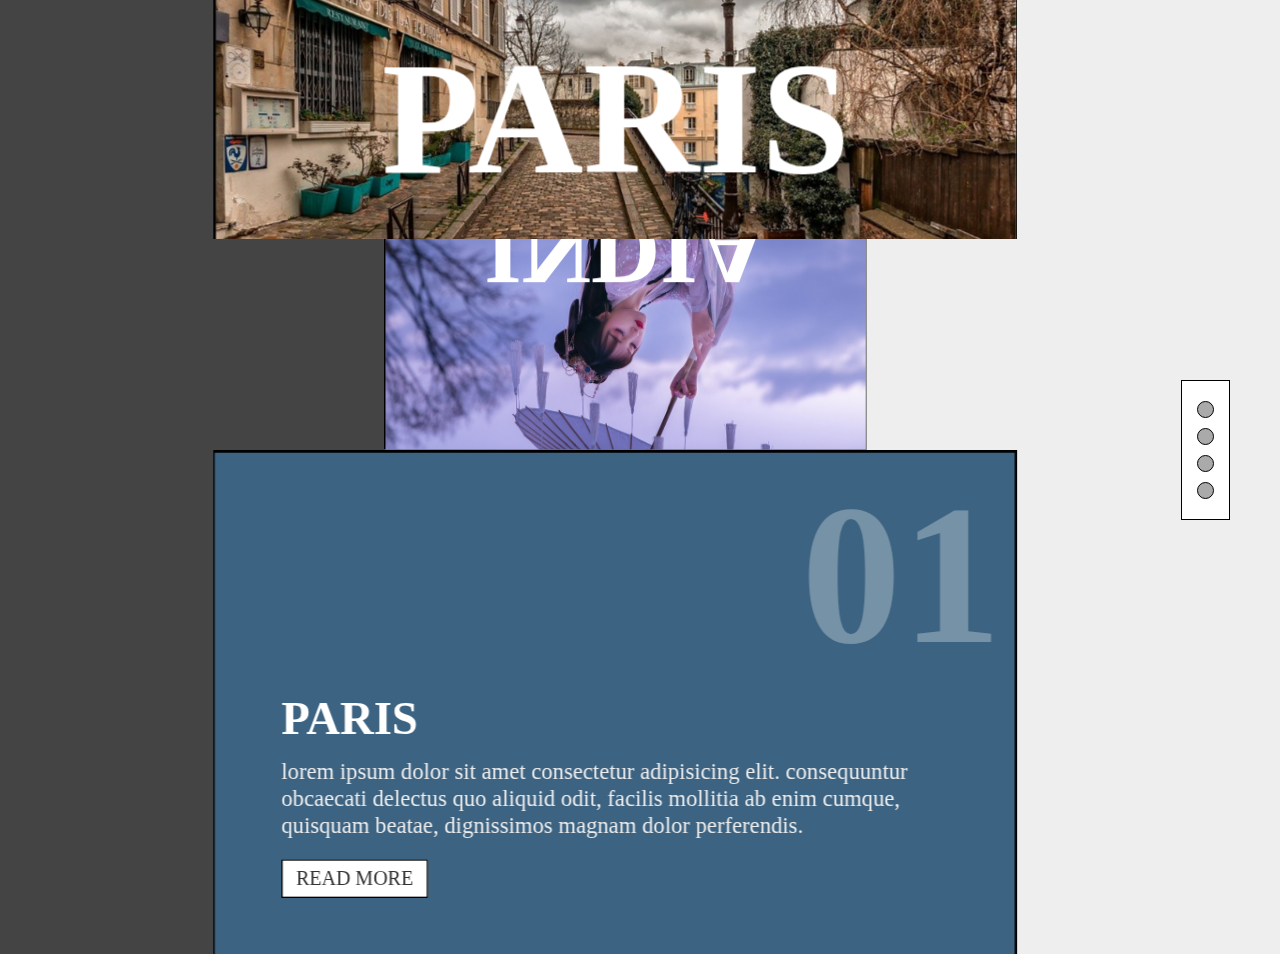
<file: 2cube/index.html>
<!DOCTYPE html>
<html lang="en">

<head>
	<meta charset="UTF-8">
	<meta http-equiv="X-UA-Compatible" content="IE=edge">
	<meta name="viewport" content="width=device-width, initial-scale=1.0">
	<title>cube</title>
	<link rel="stylesheet" href="style.css">
</head>

<body>
	<input type="radio" id="r1" name="buttons" checked>

	<input type="radio" id="r2" name="buttons">

	<input type="radio" id="r3" name="buttons">

	<input type="radio" id="r4" name="buttons">

	<div class="controls">
		<label for="r1"></label>
		<label for="r2"></label>
		<label for="r3"></label>
		<label for="r4"></label>

	</div>

	<div class="container clearfix">
		<div class="image-container">
			<div class="box top">
				<img src="images/img1.jpg" alt="usa">
				<h3>usa</h3>
			</div> <!-- box -->
			<div class="box back">
				<img src="images/img3.jpg" alt="japan">
				<h3>india</h3>
			</div> <!-- box -->
			<div class="box bottom">
				<img src="images/img2.jpg" alt="india">
				<h3>japan</h3>
			</div> <!-- box -->
			<div class="box front">
				<img src="images/img4.jpg" alt="paris">
				<h3>paris</h3>
			</div> <!-- box -->
		</div> <!-- image-container -->


		<div class="box-container">
			<div class="box front">
				<div class="content">
					<span class="number">01</span>
					<h3>paris</h3>
					<p>Lorem ipsum dolor sit amet consectetur adipisicing elit. Consequuntur obcaecati delectus quo
						aliquid odit, facilis mollitia ab enim cumque, quisquam beatae, dignissimos magnam dolor
						perferendis.</p>
					<a href="#">read more</a>
				</div>
			</div><!-- front -->
			<div class="box bottom">
				<div class="content">
					<span class="number">02</span>
					<h3>usa</h3>
					<p>Lorem ipsum dolor sit amet consectetur adipisicing elit. Consequuntur obcaecati delectus quo
						aliquid odit, facilis mollitia ab enim cumque, quisquam beatae, dignissimos magnam dolor
						perferendis.</p>
					<a href="#">read more</a>
				</div>
			</div><!-- bottom -->
			<div class="box back">
				<div class="content">
					<span class="number">03</span>
					<h3>india</h3>
					<p>Lorem ipsum dolor sit amet consectetur adipisicing elit. Consequuntur obcaecati delectus quo
						aliquid odit, facilis mollitia ab enim cumque, quisquam beatae, dignissimos magnam dolor
						perferendis.</p>
					<a href="#">read more</a>
				</div>
			</div><!-- back -->
			<div class="box top">
				<div class="content">
					<span class="number">04</span>
					<h3>japan</h3>
					<p>Lorem ipsum dolor sit amet consectetur adipisicing elit. Consequuntur obcaecati delectus quo
						aliquid odit, facilis mollitia ab enim cumque, quisquam beatae, dignissimos magnam dolor
						perferendis.</p>
					<a href="#">read more</a>
				</div>
			</div><!-- top -->



		</div> <!-- box-container -->

	</div>



</body>

</html>
</file>
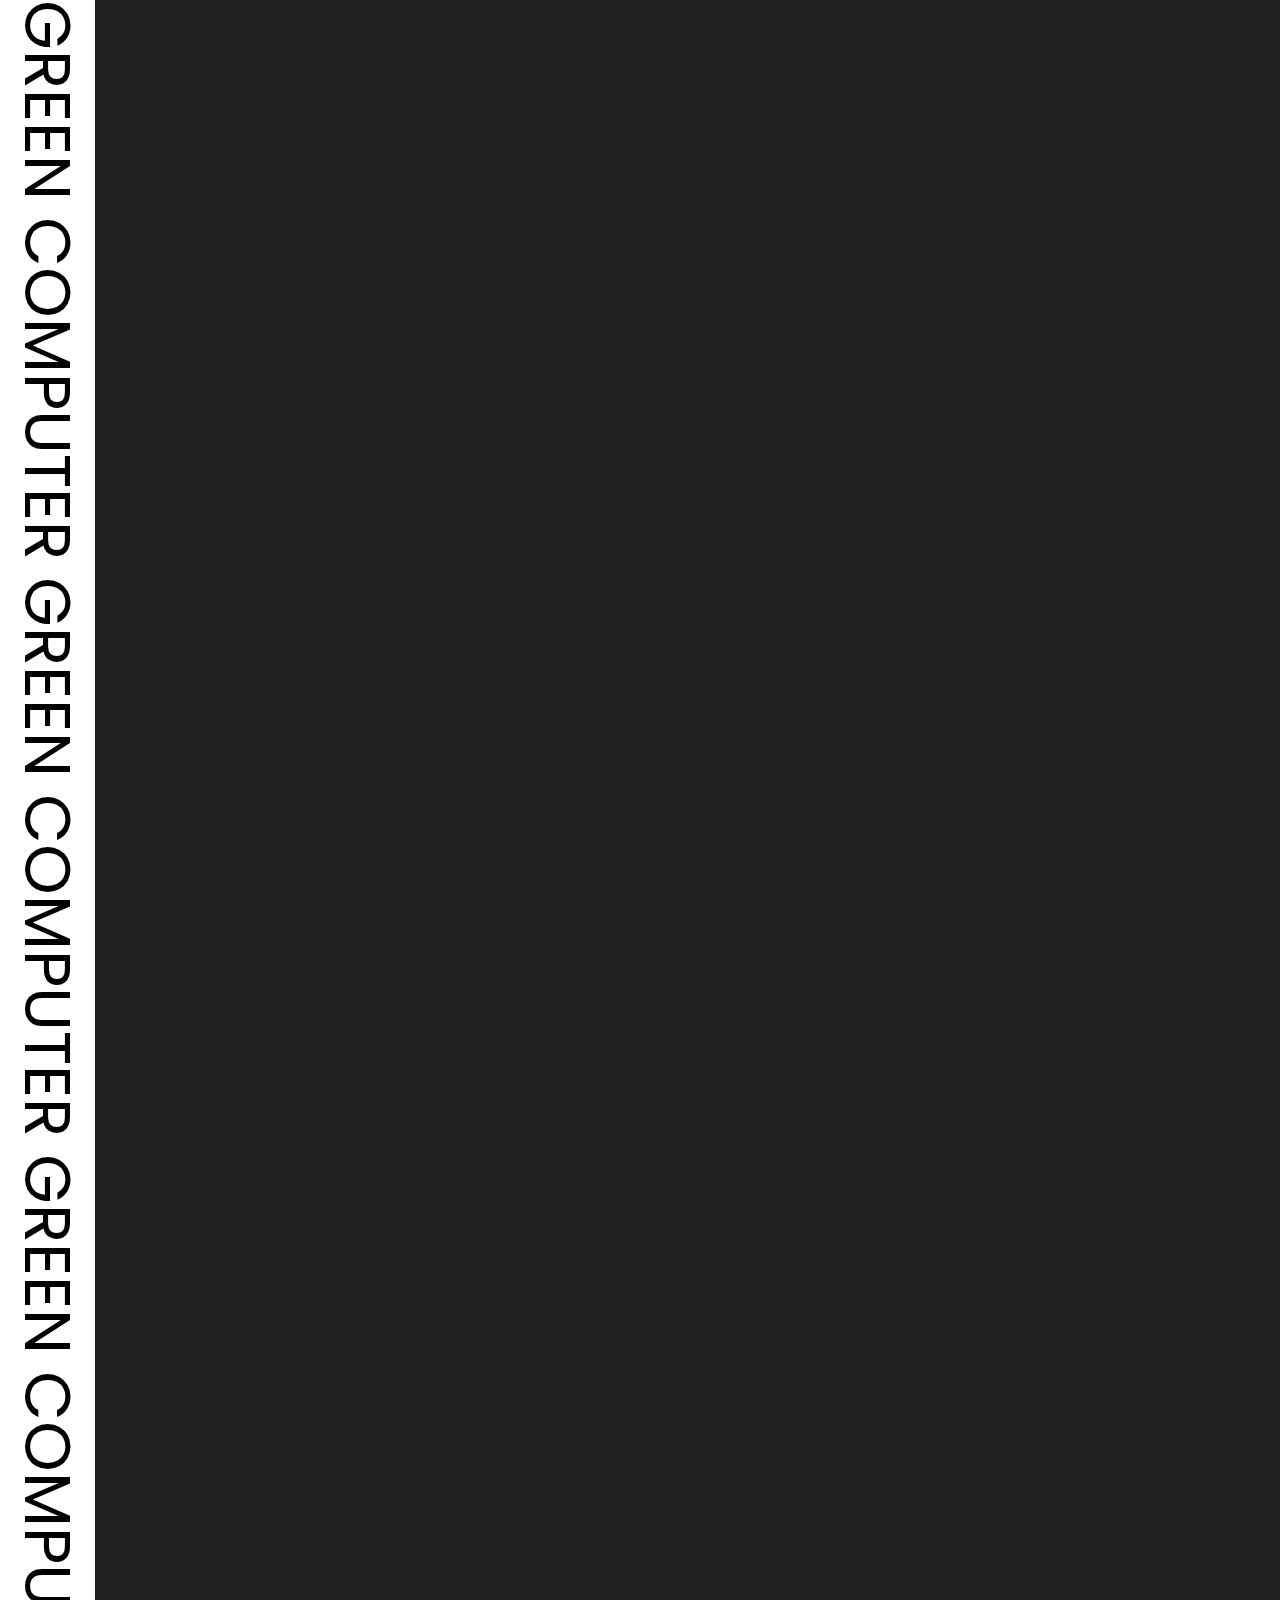
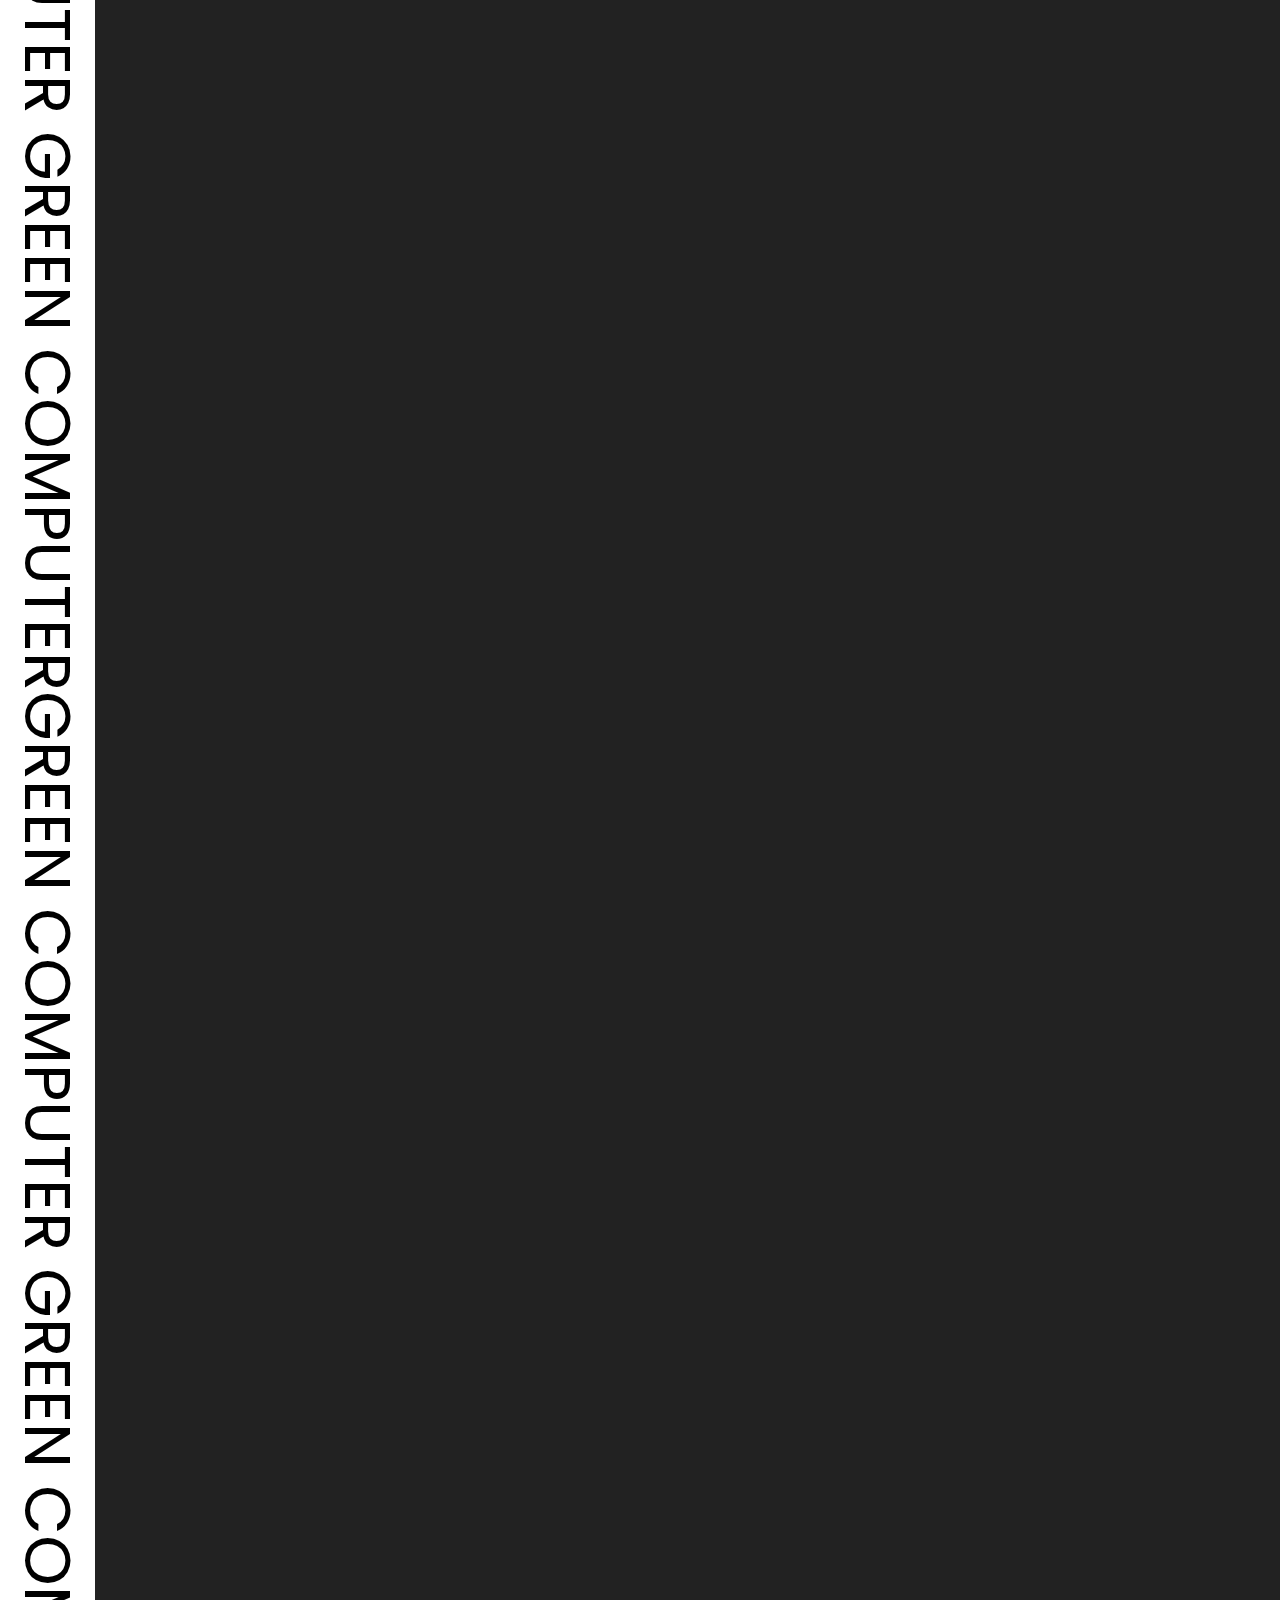
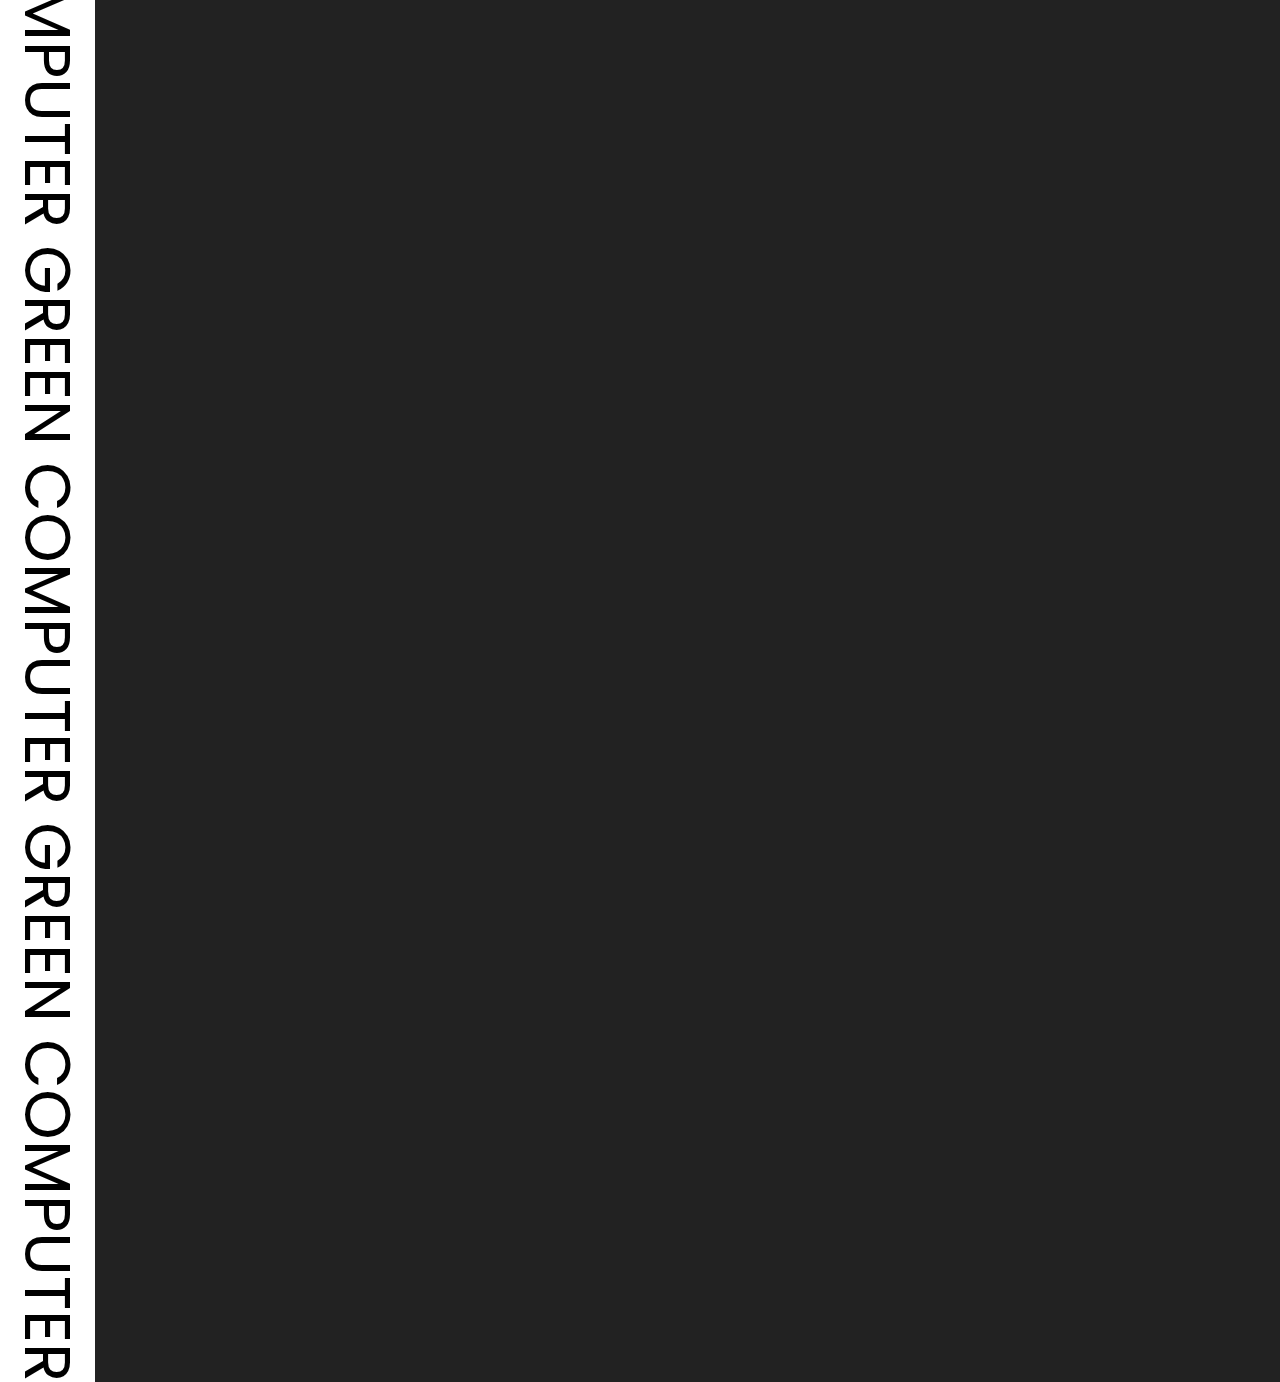
<file: 3textani/index.html>
<!DOCTYPE html>
<html lang="en">

<head>
    <meta charset="UTF-8">
    <meta http-equiv="X-UA-Compatible" content="IE=edge">
    <meta name="viewport" content="width=device-width, initial-scale=1.0">
    <title>animation</title>
    <link rel="stylesheet" href="style.css">
</head>

<body>
    <section>
        <div class="scroll">
            <div>
                Green <span>computer</span>
                Green <span>computer</span>
                Green <span>computer</span>
                Green <span>computer</span>
            </div>

            <div>
                Green <span>computer</span>
                Green <span>computer</span>
                Green <span>computer</span>
                Green <span>computer</span>
            </div>

        </div>
    </section>
</body>

</html>
</file>
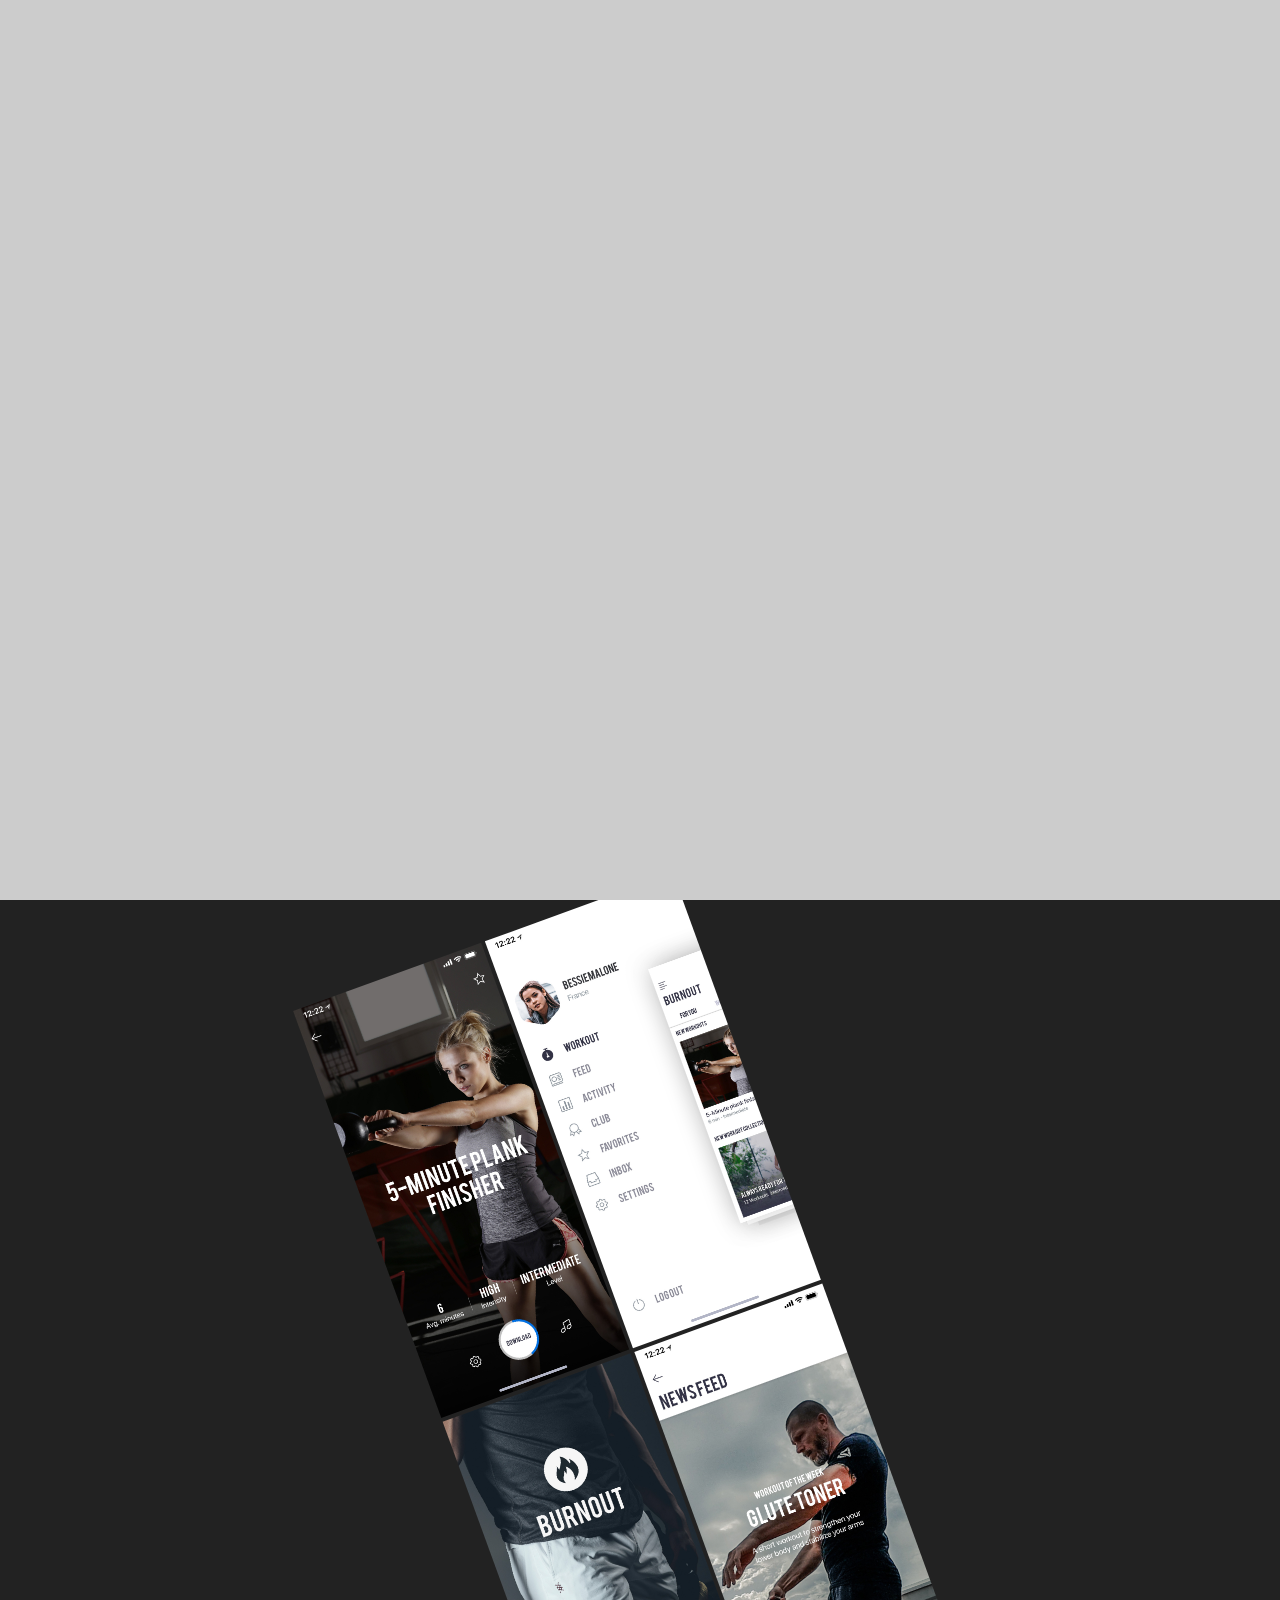
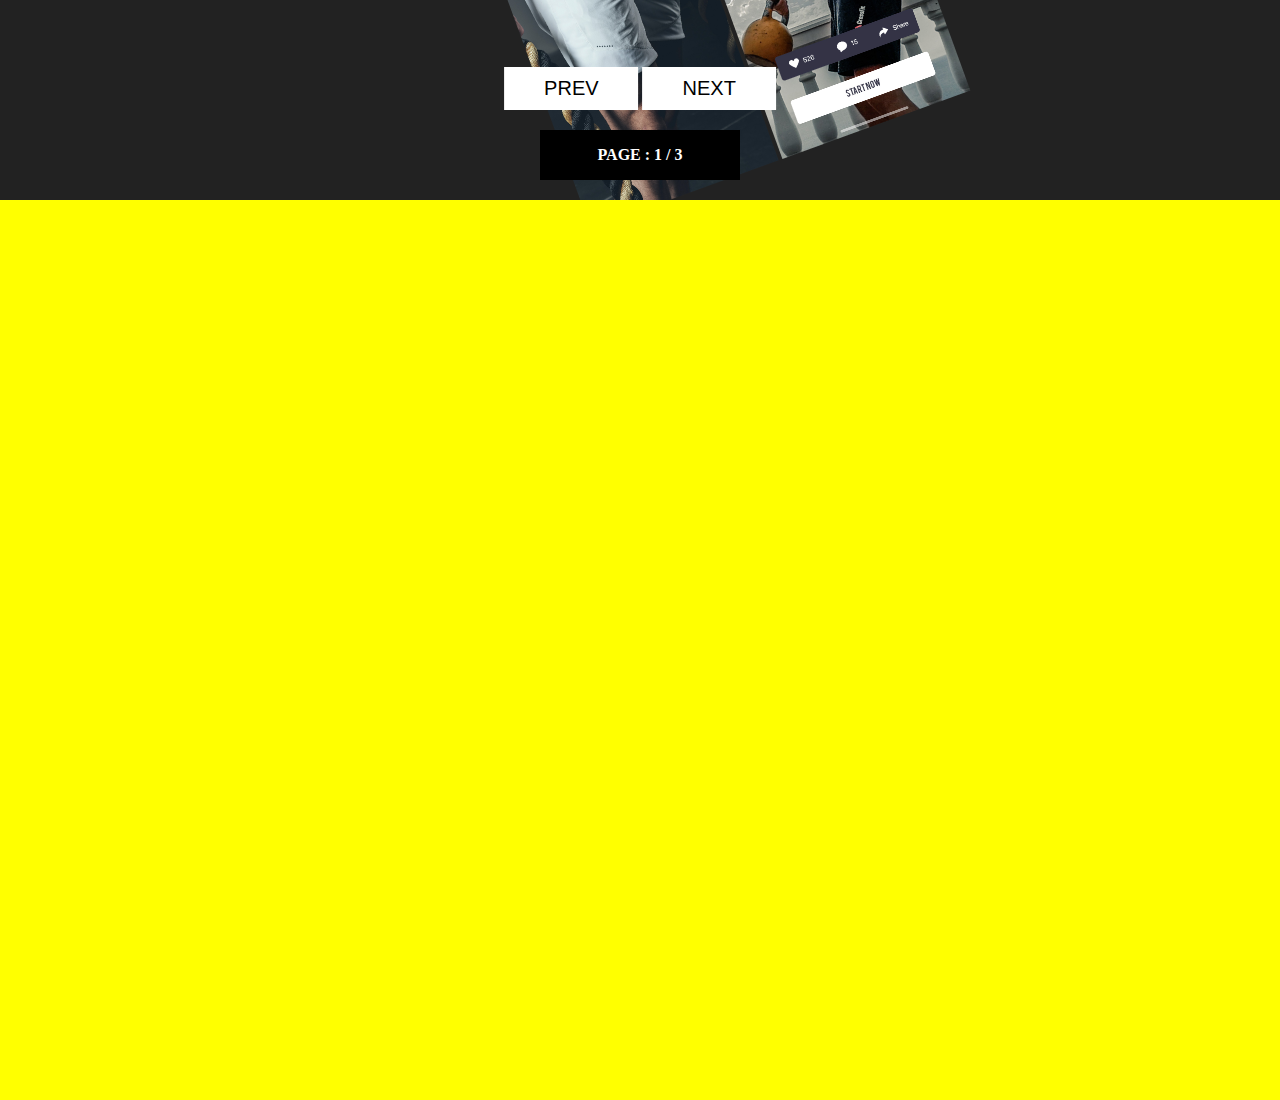
<file: 5pageslide/index.html>
<!DOCTYPE html>
<html lang="en">

<head>
    <meta charset="UTF-8">
    <meta http-equiv="X-UA-Compatible" content="IE=edge">
    <meta name="viewport" content="width=device-width, initial-scale=1.0">
    <title>Document</title>
    <link rel="stylesheet" href="style.css">
</head>

<body>
    <section style="height: 100vh; background: #ccc;"></section>

    <section class="main">
        <div class="contentWrap">
            <img class="img0" src="image/fin0.jpg" alt="이미지0">
            <img class="img1" src="image/fin1.jpg" alt="이미지1">
            <img class="img2" src="image/fin2.jpg" alt="이미지2">
            <img class="img3" src="image/fin3.jpg" alt="이미지3">

        </div>
        <!-- //contanerMrap -->
        <div class="contentWrap">
            <img class="img0" src="image/fin1.jpg" alt="이미지1">
            <img class="img1" src="image/fin3.jpg" alt="이미지3">
            <img class="img2" src="image/fin0.jpg" alt="이미지0">
            <img class="img3" src="image/fin2.jpg" alt="이미지2">
        </div>
        <div class="contentWrap">
            <img class="img0" src="image/fin2.jpg" alt="이미지2">
            <img class="img1" src="image/fin1.jpg" alt="이미지1">
            <img class="img2" src="image/fin3.jpg" alt="이미지3">
            <img class="img3" src="image/fin0.jpg" alt="이미지0">

        </div>
        <div class="textWrap">
            <h2 class="active">ddd</h2>

        </div>
        <div class="buttonWrap">
            <button class="btn1">PREV</button>
            <button class="btn2">NEXT</button>
        </div>

    </section>

    <section style="height: 100vh; background: yellow;"></section>

    <script src="https://code.jquery.com/jquery-1.12.4.js"></script>
    <script>
        var botton = $('button');
        var contentWrap = $('.contentWrap');
        var imgArr = $('img');
        var title = $('h2');
        var pageNum = 0;
        var totalNum = 0;

        totalNum = contentWrap.length;
        // console.log(totalNum);


        imgArr.removeClass('active');
        contentWrap.eq(pageNum).find('img').addClass('active');
        title.text("PAGE : " + (pageNum + 1) +" / " + totalNum );


        $('.btn1').click(function () {
            if (pageNum > 0) {
                pageNum--; //1씩빼기
            } else {
                pageNum = totalNum - 1;
            }
            imgArr.removeClass('active');
            contentWrap.eq(pageNum).find('img').addClass('active');
            title.text("PAGE : " + (pageNum + 1) +" / " + totalNum );

        });



        $('.btn2').click(function () {
            if (pageNum < totalNum - 1) {
                pageNum++; //1씩 더하다
            } else {
                pageNum = 0;
            }
            imgArr.removeClass('active');
            contentWrap.eq(pageNum).find('img').addClass('active');
            title.text("PAGE : " + (pageNum + 1) +" / " + totalNum );

        });
    </script>
</body>

</html>
</file>
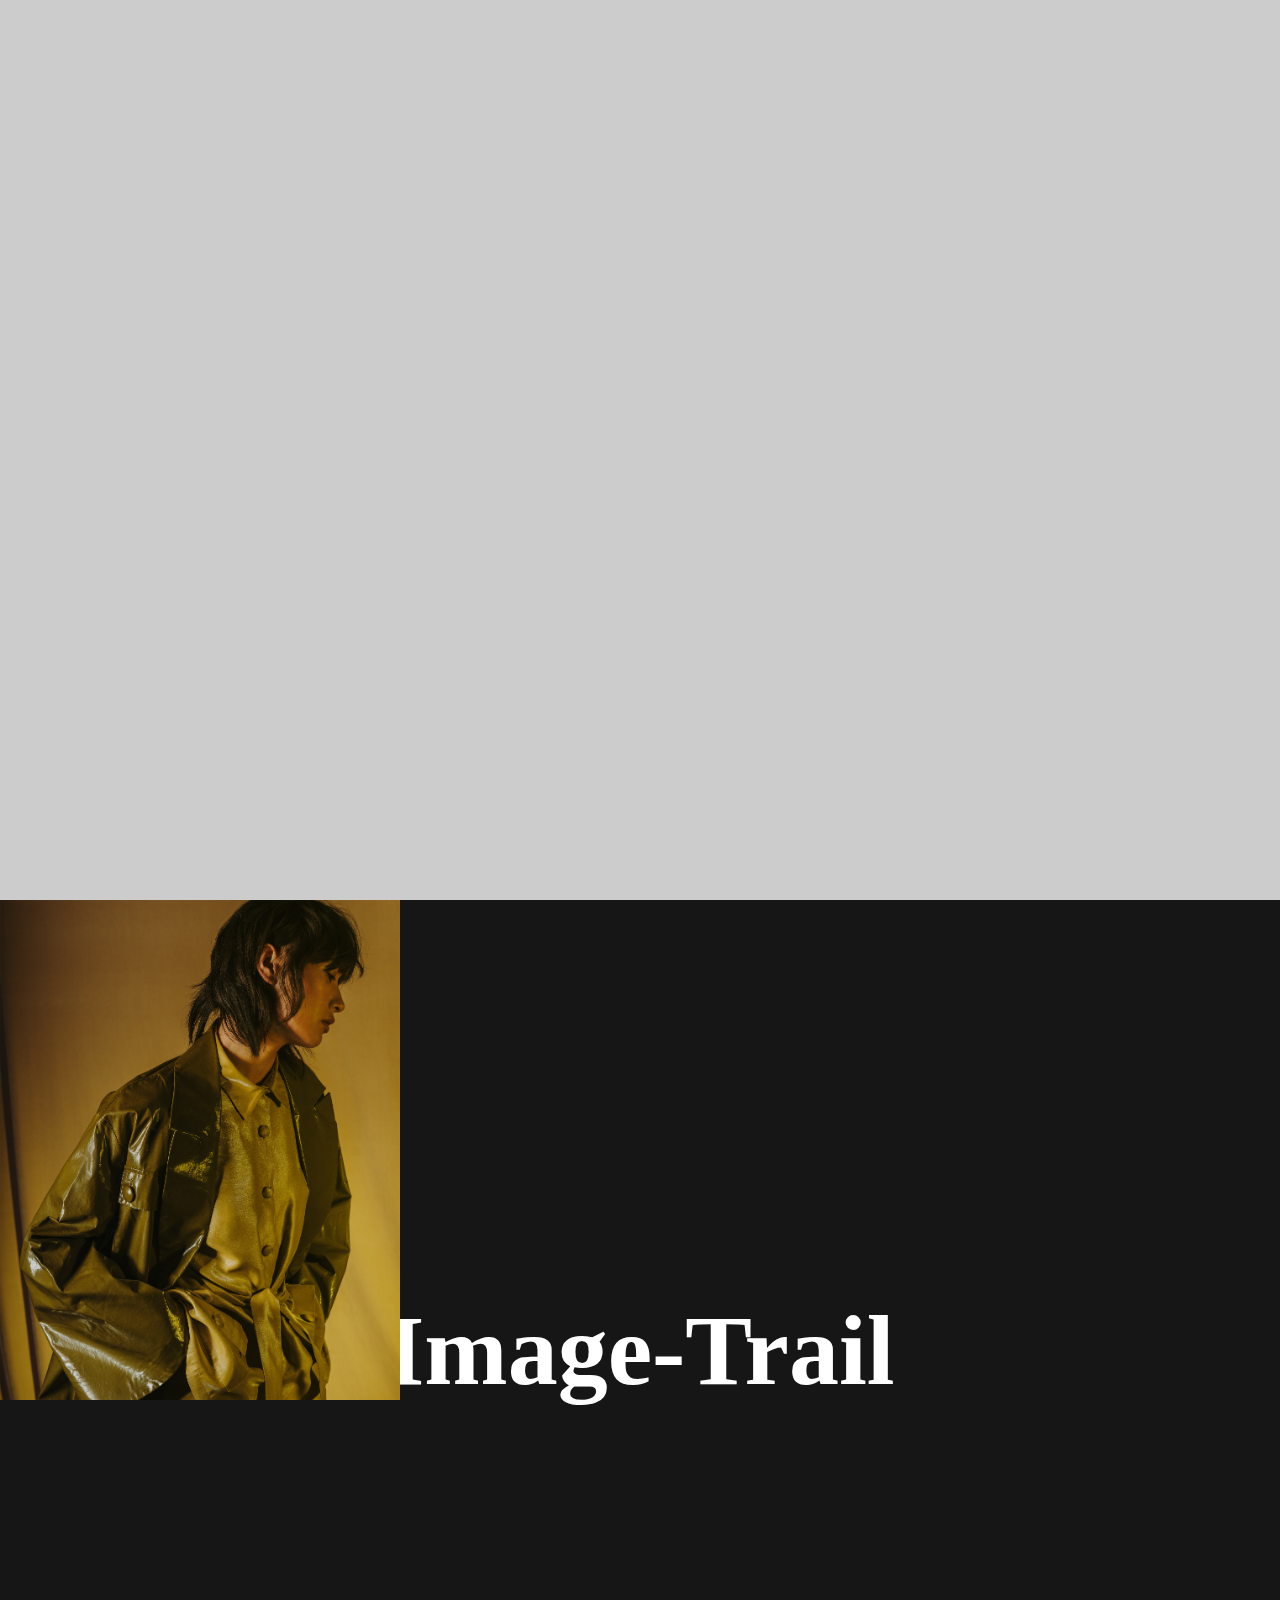
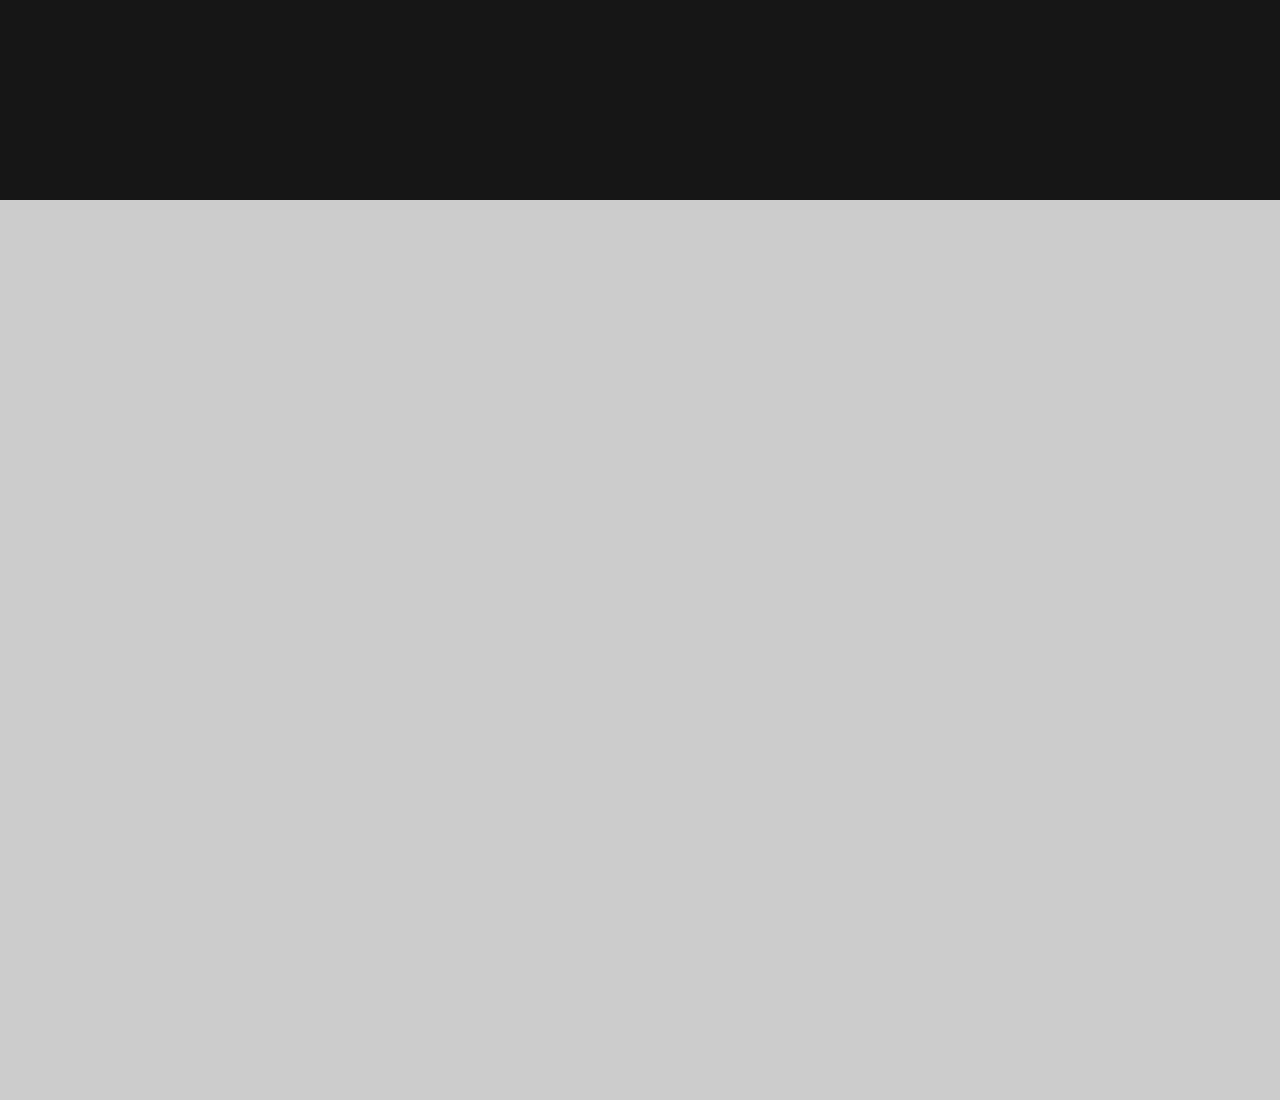
<file: 6imagetrailler/index.html>
<!DOCTYPE html>
<html lang="en">

<head>
    <meta charset="UTF-8">
    <meta http-equiv="X-UA-Compatible" content="IE=edge">
    <meta name="viewport" content="width=device-width, initial-scale=1.0">
    <title>Document</title>
    <link rel="shortcut icon" href="favicon.png" type="image/x-icon">
    <link rel="stylesheet" href="style.css">

</head>

<body>
    <div class="top" style="height: 100vh; background: #ccc;"></div>






    <div class="main">
        <h1>Image-Trail</h1>
        <div class="img img-1"></div>
        <div class="img img-2"></div>
        <div class="img img-3"></div>
        <div class="img img-4"></div>
        <div class="img img-5"></div>

    </div>








    <div class="bottom" style="height: 100vh; background: #ccc;"></div>










    <script src="https://code.jquery.com/jquery-1.12.4.js"></script>
    <script>
        var img1 = $('.img-1');
        var img2 = $('.img-2');
        var img3 = $('.img-3');
        var img4 = $('.img-4');
        var img5 = $('.img-5');
        var main = $('.main');

        main.mousemove(function (e) {
            var x = e.clientX;
            var y = e.clientY;
            //console.log(x);
            img1.css({
                top: y + "px",
                left: x - 200 + "px"
            });
            img2.css({
                top: y + "px",
                left: x - 200 + "px"
            });
            img3.css({
                top: y + "px",
                left: x - 200 + "px"
            });
            img4.css({
                top: y + "px",
                left: x - 200 + "px"
            });
            img5.css({
                top: y + "px",
                left: x - 200 + "px"
            });
          

        });
    </script>
</body>

</html>
</file>
<file: 2cube/style.css>
@charset "UTF-8";

*{margin: 0; padding: 0;
text-transform: uppercase;
}

body{
height: 100vh;
background: linear-gradient(90deg, #444 50%, #eee 50%);
}

.clearfix::after{
    content: "";
    clear: both;
    display: block;
}
.container{
    perspective: 1000px;
    position: absolute;
    left: 50%; top: 50%;
    transform: translate(-50%,-50%);
}
.image-container{
    position: relative;
    float: left;
    width: 600px;
    height: 500px;
    transform-style: preserve-3d;
    transition:0.5s cubic-bezier(0.58, 0.19, 0.53, 1.89);
    transform: rotateX(0deg) translateZ(0px);
}
.image-container .box{
    position: absolute;
    height: 500px;
    width: 600px;
    border: 2px solid #000;
    border-right: 1px solid #000;
}
.image-container .box img{
    width: 100%;
    height: 100%;
    object-fit: cover;
}
.image-container .box h3{
    position: absolute;
    left: 50%; top: 50%;
    transform: translate(-50%,-50%);
    font-size: 120px;
    color: #fff;

}
.box-container{
    transform-style: preserve-3d;/* //3d가 만들어진다 */
    
   /*  overflow: hidden; */
    float: left;
    width: 600px;
    height: 500px;  
    transition:0.5s cubic-bezier(0.58, 0.19, 0.53, 1.89);
    transform: rotateX(0deg) translateZ(0px);
}
.box-container .box{
    position: absolute;
    width: 600px;
    height: 500px; 
    border:2px solid #000;
    border-left: 1px solid #000;
    background-color: #3c6382;

}   
.box-container .box .content{
    padding: 50px;
    padding-top: 30%;/* //
    %의 기준은 부모의 넓이가 기준임 (패딩, 마진) */
}
.box-container .box .content .number{
    position: absolute;
    top: 5px; right: 10px;
    font-size: 150px;
    color: rgba(255,255,255,0.3);
    font-weight: bold;
}
.box-container .box .content h3{
    font-size: 35px; 
    color: #fff;
}
.box-container .box .content p{
    font-size: 17px;
    color: #eee;
    text-transform:lowercase;
    padding: 10px 0;
}
.box-container .box .content a{
    margin-top: 5px;/* //a요소를 인라인요소이므로 적용안됨 */
    display: inline-block;
    /* //inline요소 -- 글자와 같은 속성을 가진 요소
    자식의 공간만큼이 차지함
    마진과 패딩의 양쪽값(오,왼쪽)만 적용됨
    그러므로 상하의 값은 적용이 안됨 */
 font-size: 15px;
 padding: 5px 10px;
 background-color: #fff;
 color: #333;
 text-decoration: none;
 border: 1px solid #000;
 transition: 0.3s;
}
.box-container .box .content a:hover{
    background-color: #333;
    color: #fff;
}

.box-container .box:nth-child(2){/* //형제중에서 둘째 */
background-color: #8e44ad;
}
.box-container .box:nth-child(3){
background-color: #e58e26;
}
.box-container .box:nth-child(4){
    background-color: #b71540;

}


.front{transform: rotateX(0deg) translateZ(250px);}
.bottom{transform: rotateX(-90deg) translateZ(250px);}
.back{transform: rotateX(-180deg) translateZ(250px);}
.top{transform: rotateX(90deg) translateZ(250px);}

#r1,#r2,#r3,#r4{display: none;}
.controls{
    position: fixed;
    top: 50%;
    right: 50px;
    transform: translateY(-50%);
    background-color: #fff;
    border: 1px solid #000;
    padding: 10px 5px;


}
.controls label{
    display: block;
    height: 15px; width: 15px;
    border: 1px solid #000;
    background-color: #aaa;
    border-radius: 50%;
    margin: 10px;
}
 .controls label:hover{
    background-color: #333;
} 
/* ~ : 내 동생들,  */
/* #r2:checked ~ .controls label:nth-child(2){
    background-color: #333;
} */

#r1:checked ~ .container .image-container {
    transform: rotateX(0deg) translateZ(0); 
}
#r2:checked ~ .container .image-container {
    transform: rotateX(-90deg) translateZ(0);
}
#r3:checked ~ .container .image-container {
    transform: rotateX(-180deg) translateZ(0);
}
#r4:checked ~ .container .image-container {
    transform: rotateX(-270deg) translateZ(0); 
}

#r1:checked ~ .container .box-container {
    transform: rotateX(0deg) translateZ(0); 
}
#r2:checked ~ .container .box-container {
    transform: rotateX(90deg) translateZ(0);
}
#r3:checked ~ .container .box-container {
    transform: rotateX(180deg) translateZ(0);
}
#r4:checked ~ .container .box-container {
    transform: rotateX(270deg) translateZ(0);
}
</file>
<file: 3textani/style.css>
@charset "UTF-8";


@import url('https://fonts.googleapis.com/css2?family=Poppins:wght@800&display=swap');

* {
    margin: 0%;
    padding: 0%;
}

body {
    font-family: 'Poppins', sans-serif;
    background-color: #222;


}


section {
    width: 100%;
    height: 100vh;
    /* (화면의 높이와 동일한 값을줌) */

}

section .scroll {
    display: flex;
    position: absolute;
    transform: rotate(90deg);
    transform-origin: left top;
    left: 95px; top: 0;
}

section .scroll div {
    
    background-color: #fff;
    text-transform: uppercase;
    font-weight: 800px;
    font-size: 64px;
    white-space: nowrap;
    animation: animate1 40s linear infinite;
}

section .scroll div:nth-child(2) {
    animation: animate2 40s linear infinite;
    animation-delay: -20s;
}



section .scroll div span {}

@keyframes animate1{
    0%{transform: translateX(100%);}
    100%{transform: translateX(-100%);}
}

@keyframes animate2{
    0%{transform: translateX(100%);}
    100%{transform: translateX(-200%);}
}
</file>
<file: 5pageslide/style.css>
@charset "UTF-8";

* {
    margin: 0;
    padding: 0
}

body {
    background: #222;
}

.main {
    height: 100vh;
    position: relative;
    overflow: hidden;

}

.main .contentWrap {
    position: absolute;
    left: 50%;
    top: 50%;
    transform: translate(-50%, -50%) rotate(-20deg);
    width: 420px;

}

.main .contentWrap img {
    width: 200px;
    transition: 0.8s;
    opacity: 0;
}

.main .contentWrap img.img0 {
    transform: translate(-300%, 0%);
    transition-delay: 0.1s;
}

.main .contentWrap img.img1 {
    transform: translate(0%, -300%);
    transition-delay: 0.2s;
}

.main .contentWrap img.img2 {
    transform: translate(300%, 0%);
    transition-delay: 0.3s;
}

.main .contentWrap img.img3 {
    transform: translate(0%, 300%);
    transition-delay: 0.4s;
}

.main .contentWrap img.active{ transform: translate(0%,0%);
    opacity: 1;}

.main .textWrap {
    position: absolute;
    left: 50%;
    transform: translateX(-50%);
    background: #000;
    bottom: 20px;

    text-align: center;
    width: 200px;

}

.main .textWrap h2 {
    color: white;
    font-size: 16px;
    padding: 16px 0;
}

.main .buttonWrap {
    position: absolute;
    left: 50%;
    transform: translateX(-50%);

    bottom: 90px;
}

.main .buttonWrap button {
    border: none;
    background: white;
    font-size: 20px;
    padding: 10px 40px;
}
</file>
<file: 6imagetrailler/style.css>
@charset "UTF-8";

* {
    margin: 0;
    padding: 0;
}

body {
    background: #161616;

}

.main {

    height: 100vh;
    position: relative;
}

.main h1 {
    position: absolute;
    left: 50%;
    top: 50%;
    transform: translate(-50%, -50%);
    color: #fff;
    font-size: 100px;
}

.main .img {
    position: absolute;
    width: 400px;
    height: 500px;
    /* pointer-events: none; */
    transition-timing-function: cubic-bezier(0, 0, 0.03, 0.9);

}

.main .img.img-1 {
    background: url(img/img-1.jpg);
    background-size: cover;
    
}

.main .img.img-2 {
    background: url(img/img-2.jpg);
    background-size: cover;
    transition-duration: 0.8s;
}

.main .img.img-3 {
    background: url(img/img-3.jpg);
    background-size: cover;
    transition-duration: 0.6s;
}

.main .img.img-4 {
    background: url(img/img-4.jpg);
    background-size: cover;
    transition-duration: 0.4s;
}

.main .img.img-5 {
    background: url(img/img-5.jpg);
    background-size: cover;
    transition-duration: 0.2s;
}
</file>
